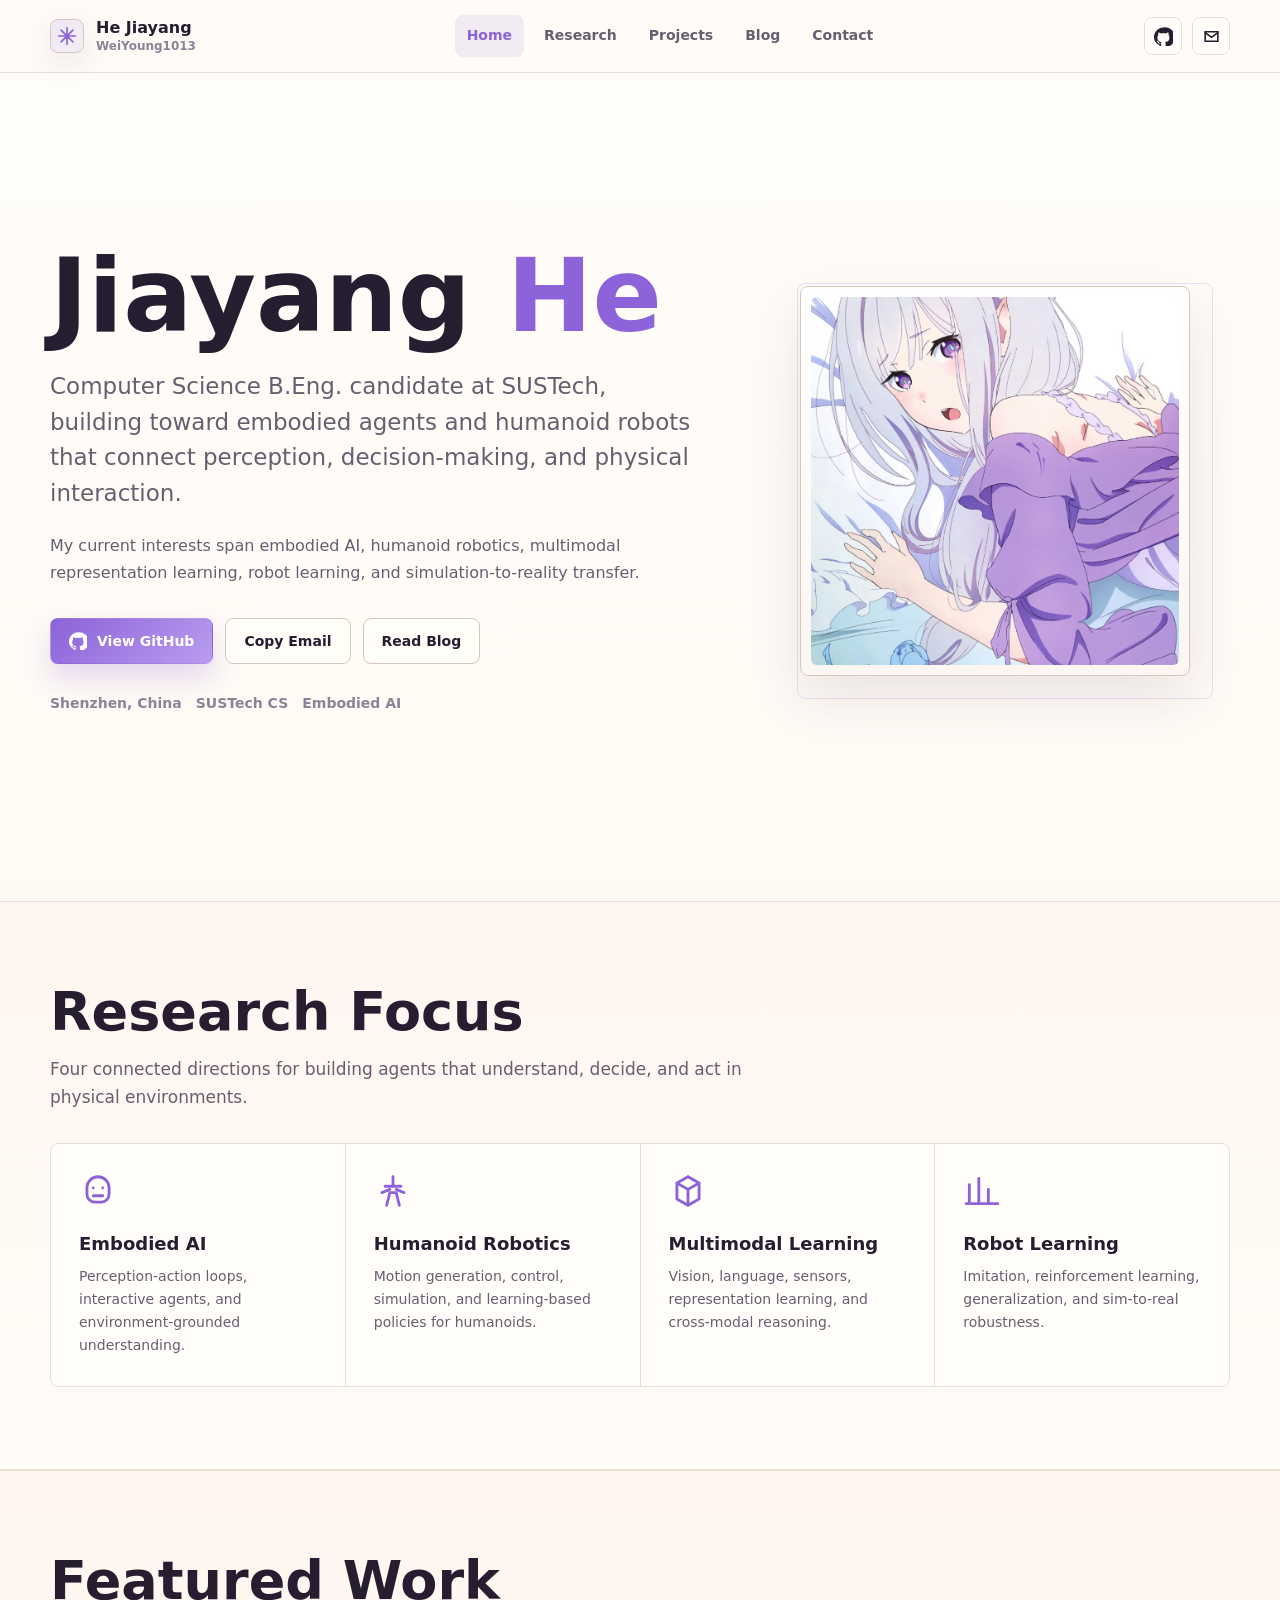
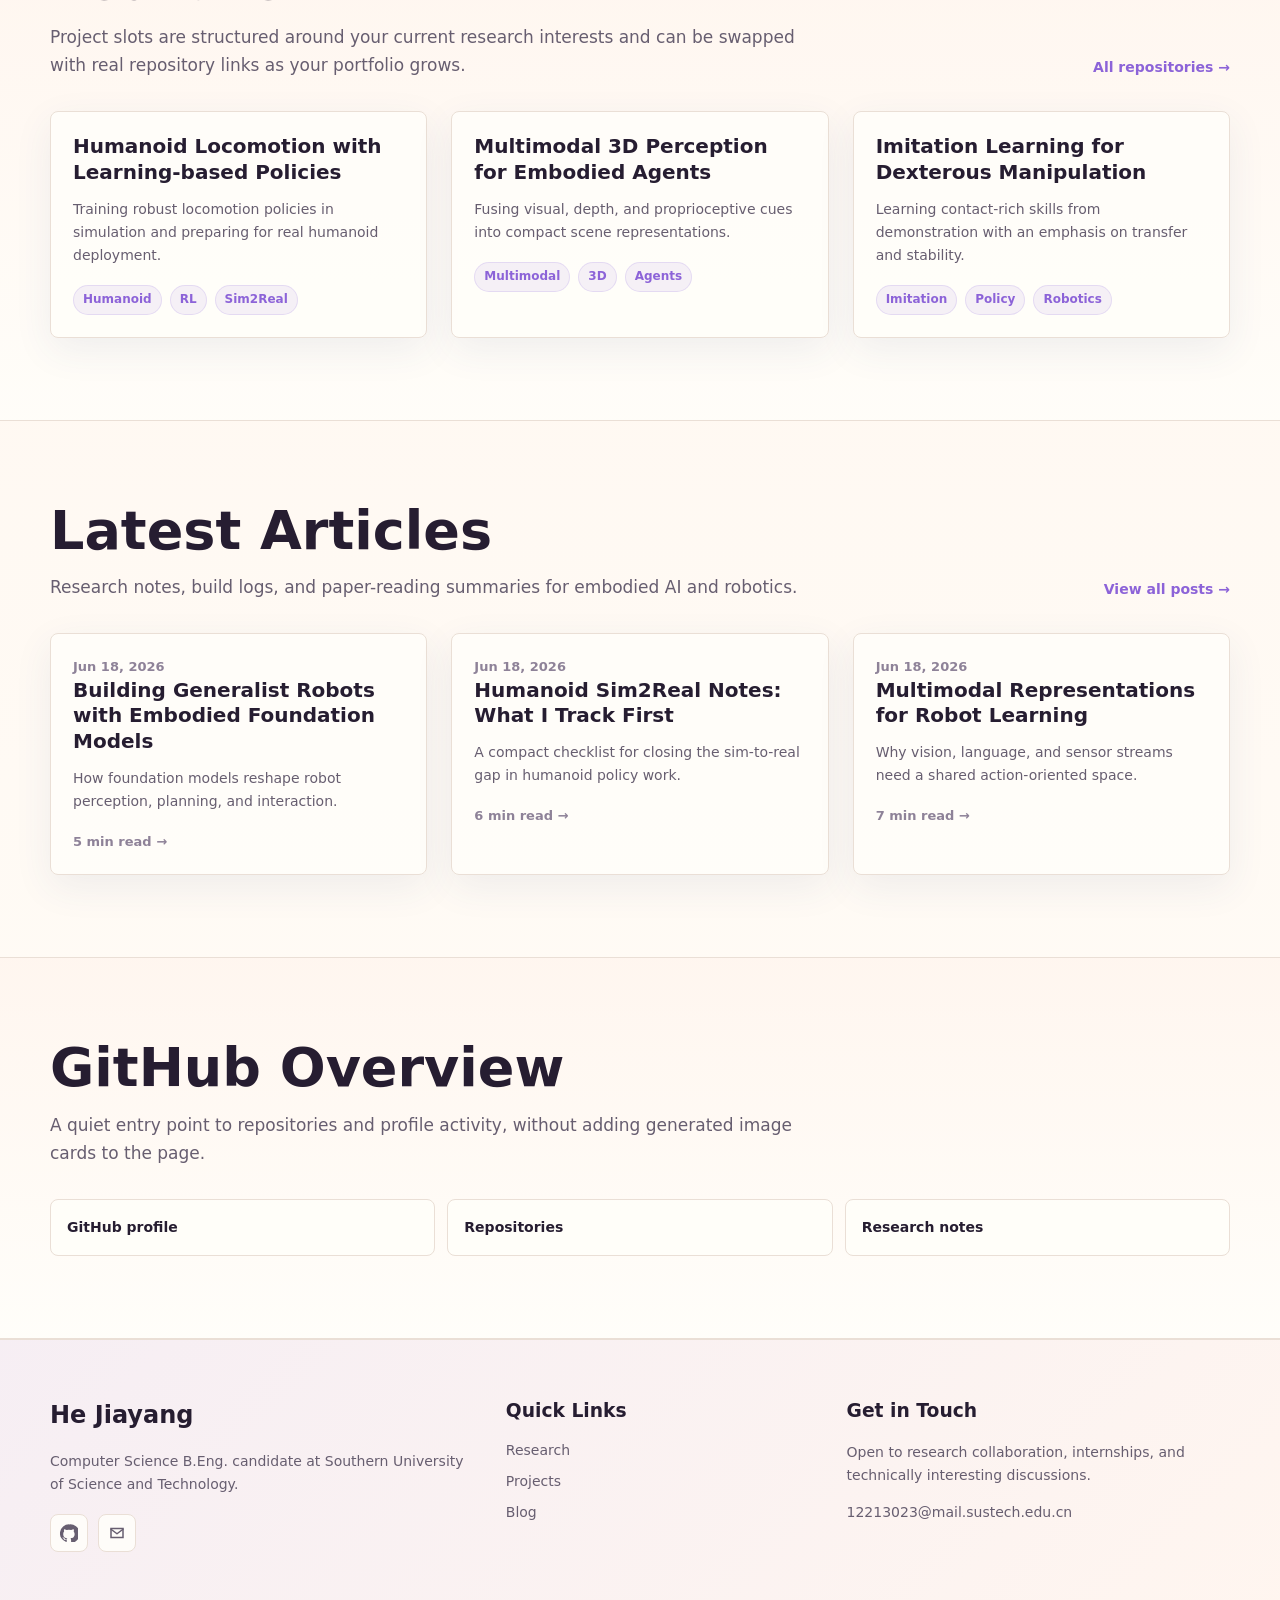
<file: index.html>
<!doctype html>
<html lang="en">
  <head>
    <meta charset="utf-8" />
    <meta name="viewport" content="width=device-width, initial-scale=1" />
    <meta
      name="description"
      content="He Jiayang, WeiYoung1013. Computer Science B.Eng. candidate at SUSTech focused on embodied AI, humanoid robotics, multimodal learning, and robot learning."
    />
    <title>He Jiayang | WeiYoung1013</title>
    <link rel="stylesheet" href="assets/site.css" />
  </head>
  <body>
    <div class="page">
      <header class="site-header">
        <nav class="nav" aria-label="Primary navigation">
          <a class="brand" href="index.html" aria-label="He Jiayang home">
            <span class="brand-mark" aria-hidden="true">
              <svg width="20" height="20" viewBox="0 0 24 24" fill="none">
                <path d="M12 2v20M2 12h20M4.9 4.9l14.2 14.2M19.1 4.9 4.9 19.1" stroke="currentColor" stroke-width="2" stroke-linecap="round" />
              </svg>
            </span>
            <span>He Jiayang<small>WeiYoung1013</small></span>
          </a>
          <div class="nav-links">
            <a href="index.html" aria-current="page">Home</a>
            <a href="#research">Research</a>
            <a href="#projects">Projects</a>
            <a href="blog.html">Blog</a>
            <a href="#contact">Contact</a>
          </div>
          <div class="nav-actions">
            <a class="icon-link" href="https://github.com/WeiYoung1013" aria-label="GitHub profile">
              <svg width="19" height="19" viewBox="0 0 24 24" fill="currentColor">
                <path d="M12 .5A12 12 0 0 0 8.2 23.9c.6.1.8-.3.8-.6v-2c-3.3.7-4-1.4-4-1.4-.5-1.3-1.3-1.7-1.3-1.7-1-.7.1-.7.1-.7 1.2.1 1.8 1.2 1.8 1.2 1 .1.6 2.8 3.4 2 .1-.7.4-1.2.7-1.5-2.6-.3-5.4-1.3-5.4-5.9 0-1.3.5-2.4 1.2-3.2-.1-.3-.5-1.6.1-3.2 0 0 1-.3 3.3 1.2a11.4 11.4 0 0 1 6 0C17.2 6.6 18.2 7 18.2 7c.6 1.6.2 2.9.1 3.2.8.8 1.2 1.9 1.2 3.2 0 4.6-2.8 5.6-5.5 5.9.4.4.8 1.1.8 2.2v3.2c0 .3.2.7.8.6A12 12 0 0 0 12 .5Z" />
              </svg>
            </a>
            <a class="icon-link" href="mailto:12213023@mail.sustech.edu.cn" aria-label="Email He Jiayang">
              <svg width="19" height="19" viewBox="0 0 24 24" fill="none">
                <path d="M4 6h16v12H4z" stroke="currentColor" stroke-width="2" />
                <path d="m4 7 8 6 8-6" stroke="currentColor" stroke-width="2" stroke-linecap="round" stroke-linejoin="round" />
              </svg>
            </a>
          </div>
        </nav>
      </header>

      <main>
        <section class="hero">
          <div class="container hero-grid">
            <div>
              <h1>Jiayang <span>He</span></h1>
              <p class="hero-lede">Computer Science B.Eng. candidate at SUSTech, building toward embodied agents and humanoid robots that connect perception, decision-making, and physical interaction.</p>
              <p class="hero-copy">My current interests span embodied AI, humanoid robotics, multimodal representation learning, robot learning, and simulation-to-reality transfer.</p>
              <div class="hero-actions">
                <a class="button primary" href="https://github.com/WeiYoung1013">
                  <svg width="18" height="18" viewBox="0 0 24 24" fill="currentColor" aria-hidden="true">
                    <path d="M12 .5A12 12 0 0 0 8.2 23.9c.6.1.8-.3.8-.6v-2c-3.3.7-4-1.4-4-1.4-.5-1.3-1.3-1.7-1.3-1.7-1-.7.1-.7.1-.7 1.2.1 1.8 1.2 1.8 1.2 1 .1.6 2.8 3.4 2 .1-.7.4-1.2.7-1.5-2.6-.3-5.4-1.3-5.4-5.9 0-1.3.5-2.4 1.2-3.2-.1-.3-.5-1.6.1-3.2 0 0 1-.3 3.3 1.2a11.4 11.4 0 0 1 6 0C17.2 6.6 18.2 7 18.2 7c.6 1.6.2 2.9.1 3.2.8.8 1.2 1.9 1.2 3.2 0 4.6-2.8 5.6-5.5 5.9.4.4.8 1.1.8 2.2v3.2c0 .3.2.7.8.6A12 12 0 0 0 12 .5Z" />
                  </svg>
                  View GitHub
                </a>
                <button class="button secondary" type="button" data-copy-email="12213023@mail.sustech.edu.cn">Copy Email</button>
                <a class="button secondary" href="blog.html">Read Blog</a>
              </div>
              <div class="meta-row" aria-label="Profile highlights">
                <span>Shenzhen, China</span>
                <span>SUSTech CS</span>
                <span>Embodied AI</span>
              </div>
            </div>
            <div class="wallpaper-stage" data-wallpaper-stage>
              <figure class="wallpaper-frame">
                <img src="1181097352/preview.jpg" alt="Wallpaper scene preview used as a personal visual accent" />
              </figure>
            </div>
          </div>
        </section>

        <section class="section band" id="research">
          <div class="container">
            <div class="section-head">
              <div class="section-title">
                <h2>Research Focus</h2>
                <p>Four connected directions for building agents that understand, decide, and act in physical environments.</p>
              </div>
            </div>
            <div class="focus-grid">
              <article class="focus-item">
                <svg width="38" height="38" viewBox="0 0 24 24" fill="none">
                  <path d="M12 3a7 7 0 0 0-7 7v4a5 5 0 0 0 5 5h4a5 5 0 0 0 5-5v-4a7 7 0 0 0-7-7Z" stroke="currentColor" stroke-width="1.8" />
                  <path d="M9 10h.01M15 10h.01M9 15h6" stroke="currentColor" stroke-width="1.8" stroke-linecap="round" />
                </svg>
                <h3>Embodied AI</h3>
                <p>Perception-action loops, interactive agents, and environment-grounded understanding.</p>
              </article>
              <article class="focus-item">
                <svg width="38" height="38" viewBox="0 0 24 24" fill="none">
                  <path d="M12 3v6M8 21l2-8h4l2 8M7 9h10M5 13l5-2M19 13l-5-2" stroke="currentColor" stroke-width="1.8" stroke-linecap="round" stroke-linejoin="round" />
                </svg>
                <h3>Humanoid Robotics</h3>
                <p>Motion generation, control, simulation, and learning-based policies for humanoids.</p>
              </article>
              <article class="focus-item">
                <svg width="38" height="38" viewBox="0 0 24 24" fill="none">
                  <path d="M12 3 5 7v10l7 4 7-4V7l-7-4Z" stroke="currentColor" stroke-width="1.8" />
                  <path d="M5 7l7 4 7-4M12 11v10" stroke="currentColor" stroke-width="1.8" />
                </svg>
                <h3>Multimodal Learning</h3>
                <p>Vision, language, sensors, representation learning, and cross-modal reasoning.</p>
              </article>
              <article class="focus-item">
                <svg width="38" height="38" viewBox="0 0 24 24" fill="none">
                  <path d="M4 20V8M10 20V4M16 20v-9M22 20H2" stroke="currentColor" stroke-width="1.8" stroke-linecap="round" />
                </svg>
                <h3>Robot Learning</h3>
                <p>Imitation, reinforcement learning, generalization, and sim-to-real robustness.</p>
              </article>
            </div>
          </div>
        </section>

        <section class="section band" id="projects">
          <div class="container">
            <div class="section-head">
              <div class="section-title">
                <h2>Featured Work</h2>
                <p>Project slots are structured around your current research interests and can be swapped with real repository links as your portfolio grows.</p>
              </div>
              <a class="text-link" href="https://github.com/WeiYoung1013">All repositories →</a>
            </div>
            <div class="cards">
              <article class="card">
                <div class="card-body">
                  <h3>Humanoid Locomotion with Learning-based Policies</h3>
                  <p>Training robust locomotion policies in simulation and preparing for real humanoid deployment.</p>
                  <div class="tags"><span class="tag">Humanoid</span><span class="tag">RL</span><span class="tag">Sim2Real</span></div>
                </div>
              </article>
              <article class="card">
                <div class="card-body">
                  <h3>Multimodal 3D Perception for Embodied Agents</h3>
                  <p>Fusing visual, depth, and proprioceptive cues into compact scene representations.</p>
                  <div class="tags"><span class="tag">Multimodal</span><span class="tag">3D</span><span class="tag">Agents</span></div>
                </div>
              </article>
              <article class="card">
                <div class="card-body">
                  <h3>Imitation Learning for Dexterous Manipulation</h3>
                  <p>Learning contact-rich skills from demonstration with an emphasis on transfer and stability.</p>
                  <div class="tags"><span class="tag">Imitation</span><span class="tag">Policy</span><span class="tag">Robotics</span></div>
                </div>
              </article>
            </div>
          </div>
        </section>

        <section class="section" id="blog">
          <div class="container">
            <div class="section-head">
              <div class="section-title">
                <h2>Latest Articles</h2>
                <p>Research notes, build logs, and paper-reading summaries for embodied AI and robotics.</p>
              </div>
              <a class="text-link" href="blog.html">View all posts →</a>
            </div>
            <div class="cards">
              <article class="card article-card">
                <div class="card-body">
                  <div class="article-top">
                    <div>
                      <div class="date">Jun 18, 2026</div>
                      <h3><a href="posts/embodied-ai-generalist-robots.html">Building Generalist Robots with Embodied Foundation Models</a></h3>
                      <p>How foundation models reshape robot perception, planning, and interaction.</p>
                    </div>
                  </div>
                  <div class="read-meta">5 min read →</div>
                </div>
              </article>
              <article class="card article-card">
                <div class="card-body">
                  <div class="article-top">
                    <div>
                      <div class="date">Jun 18, 2026</div>
                      <h3><a href="posts/humanoid-sim2real-notes.html">Humanoid Sim2Real Notes: What I Track First</a></h3>
                      <p>A compact checklist for closing the sim-to-real gap in humanoid policy work.</p>
                    </div>
                  </div>
                  <div class="read-meta">6 min read →</div>
                </div>
              </article>
              <article class="card article-card">
                <div class="card-body">
                  <div class="article-top">
                    <div>
                      <div class="date">Jun 18, 2026</div>
                      <h3><a href="posts/multimodal-robot-learning.html">Multimodal Representations for Robot Learning</a></h3>
                      <p>Why vision, language, and sensor streams need a shared action-oriented space.</p>
                    </div>
                  </div>
                  <div class="read-meta">7 min read →</div>
                </div>
              </article>
            </div>
          </div>
        </section>

        <section class="section band" id="github">
          <div class="container">
            <div class="section-head">
              <div class="section-title">
                <h2>GitHub Overview</h2>
                <p>A quiet entry point to repositories and profile activity, without adding generated image cards to the page.</p>
              </div>
            </div>
            <div class="link-panel">
              <a href="https://github.com/WeiYoung1013">GitHub profile</a>
              <a href="https://github.com/WeiYoung1013?tab=repositories">Repositories</a>
              <a href="blog.html">Research notes</a>
            </div>
          </div>
        </section>
      </main>

      <footer class="footer" id="contact">
        <div class="container footer-grid">
          <div>
            <h2>He Jiayang</h2>
            <p>Computer Science B.Eng. candidate at Southern University of Science and Technology.</p>
            <div class="social-row">
              <a class="icon-link" href="https://github.com/WeiYoung1013" aria-label="GitHub profile">
                <svg width="18" height="18" viewBox="0 0 24 24" fill="currentColor">
                  <path d="M12 .5A12 12 0 0 0 8.2 23.9c.6.1.8-.3.8-.6v-2c-3.3.7-4-1.4-4-1.4-.5-1.3-1.3-1.7-1.3-1.7-1-.7.1-.7.1-.7 1.2.1 1.8 1.2 1.8 1.2 1 .1.6 2.8 3.4 2 .1-.7.4-1.2.7-1.5-2.6-.3-5.4-1.3-5.4-5.9 0-1.3.5-2.4 1.2-3.2-.1-.3-.5-1.6.1-3.2 0 0 1-.3 3.3 1.2a11.4 11.4 0 0 1 6 0C17.2 6.6 18.2 7 18.2 7c.6 1.6.2 2.9.1 3.2.8.8 1.2 1.9 1.2 3.2 0 4.6-2.8 5.6-5.5 5.9.4.4.8 1.1.8 2.2v3.2c0 .3.2.7.8.6A12 12 0 0 0 12 .5Z" />
                </svg>
              </a>
              <a class="icon-link" href="mailto:12213023@mail.sustech.edu.cn" aria-label="Email He Jiayang">
                <svg width="18" height="18" viewBox="0 0 24 24" fill="none">
                  <path d="M4 6h16v12H4z" stroke="currentColor" stroke-width="2" />
                  <path d="m4 7 8 6 8-6" stroke="currentColor" stroke-width="2" stroke-linecap="round" stroke-linejoin="round" />
                </svg>
              </a>
            </div>
          </div>
          <div>
            <h3>Quick Links</h3>
            <div class="footer-links">
              <a href="#research">Research</a>
              <a href="#projects">Projects</a>
              <a href="blog.html">Blog</a>
            </div>
          </div>
          <div>
            <h3>Get in Touch</h3>
            <p>Open to research collaboration, internships, and technically interesting discussions.</p>
            <p><a href="mailto:12213023@mail.sustech.edu.cn">12213023@mail.sustech.edu.cn</a></p>
          </div>
        </div>
      </footer>
    </div>
    <script src="assets/site.js"></script>
  </body>
</html>
</file>
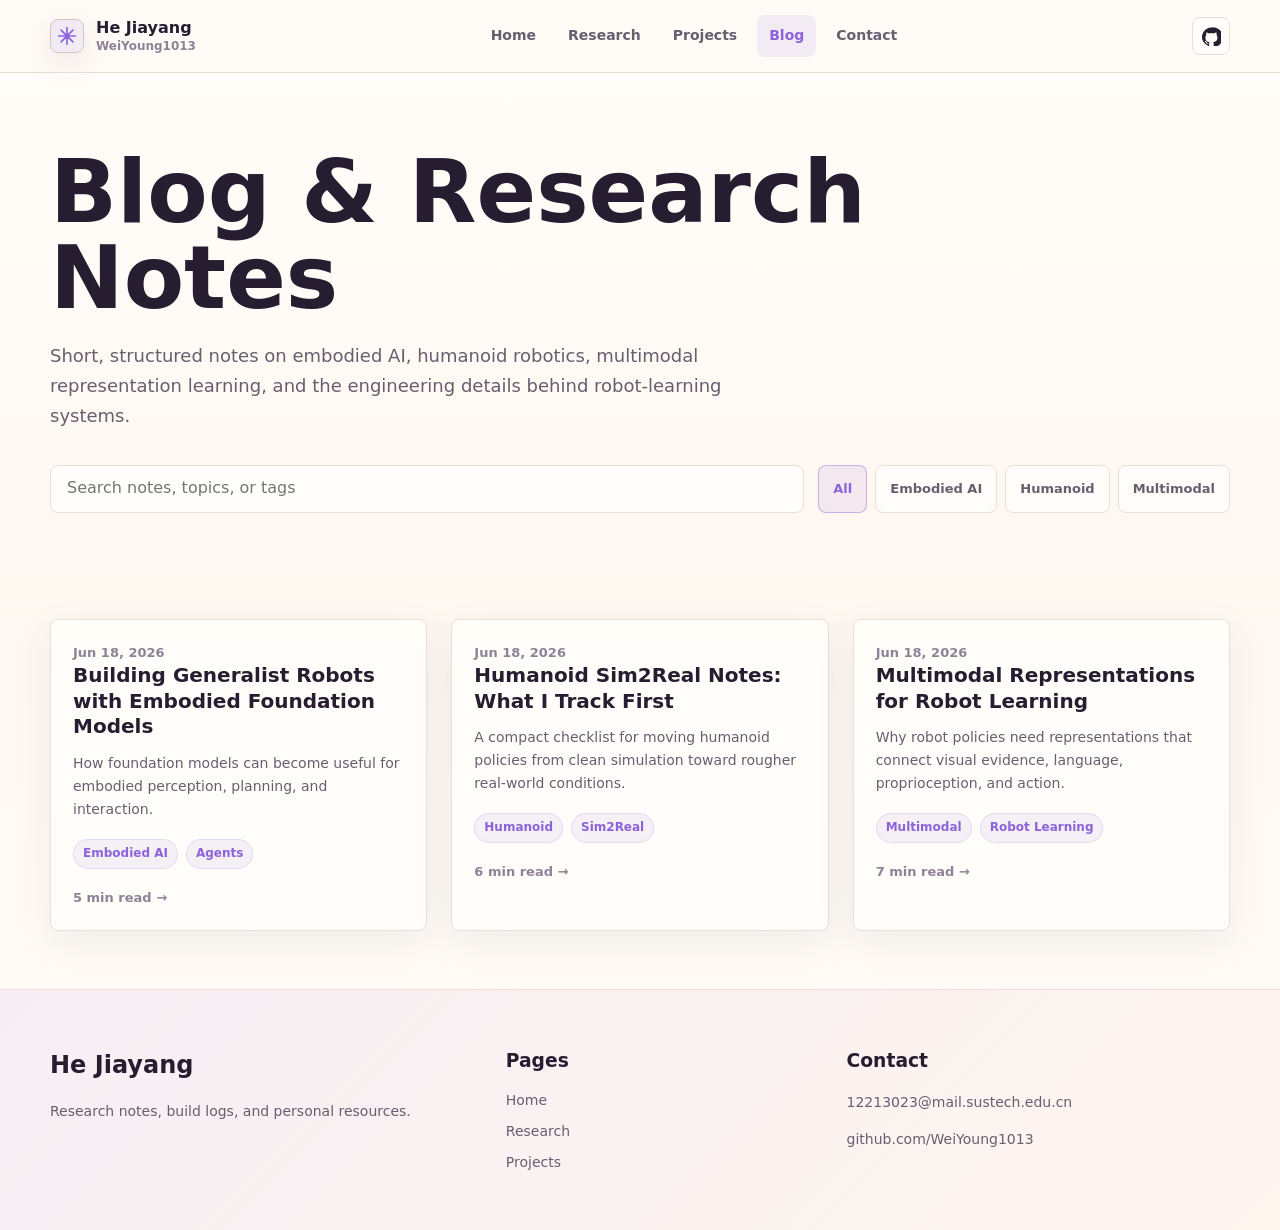
<file: blog.html>
<!doctype html>
<html lang="en">
  <head>
    <meta charset="utf-8" />
    <meta name="viewport" content="width=device-width, initial-scale=1" />
    <meta name="description" content="Research notes and project logs by He Jiayang on embodied AI, humanoid robotics, multimodal learning, and robot learning." />
    <title>Blog | He Jiayang</title>
    <link rel="stylesheet" href="assets/site.css" />
  </head>
  <body>
    <div class="page">
      <header class="site-header">
        <nav class="nav" aria-label="Primary navigation">
          <a class="brand" href="index.html">
            <span class="brand-mark" aria-hidden="true">
              <svg width="20" height="20" viewBox="0 0 24 24" fill="none">
                <path d="M12 2v20M2 12h20M4.9 4.9l14.2 14.2M19.1 4.9 4.9 19.1" stroke="currentColor" stroke-width="2" stroke-linecap="round" />
              </svg>
            </span>
            <span>He Jiayang<small>WeiYoung1013</small></span>
          </a>
          <div class="nav-links">
            <a href="index.html">Home</a>
            <a href="index.html#research">Research</a>
            <a href="index.html#projects">Projects</a>
            <a href="blog.html" aria-current="page">Blog</a>
            <a href="index.html#contact">Contact</a>
          </div>
          <div class="nav-actions">
            <a class="icon-link" href="https://github.com/WeiYoung1013" aria-label="GitHub profile">
              <svg width="19" height="19" viewBox="0 0 24 24" fill="currentColor">
                <path d="M12 .5A12 12 0 0 0 8.2 23.9c.6.1.8-.3.8-.6v-2c-3.3.7-4-1.4-4-1.4-.5-1.3-1.3-1.7-1.3-1.7-1-.7.1-.7.1-.7 1.2.1 1.8 1.2 1.8 1.2 1 .1.6 2.8 3.4 2 .1-.7.4-1.2.7-1.5-2.6-.3-5.4-1.3-5.4-5.9 0-1.3.5-2.4 1.2-3.2-.1-.3-.5-1.6.1-3.2 0 0 1-.3 3.3 1.2a11.4 11.4 0 0 1 6 0C17.2 6.6 18.2 7 18.2 7c.6 1.6.2 2.9.1 3.2.8.8 1.2 1.9 1.2 3.2 0 4.6-2.8 5.6-5.5 5.9.4.4.8 1.1.8 2.2v3.2c0 .3.2.7.8.6A12 12 0 0 0 12 .5Z" />
              </svg>
            </a>
          </div>
        </nav>
      </header>

      <main>
        <section class="blog-hero">
          <div class="container">
            <h1>Blog & Research Notes</h1>
            <p>Short, structured notes on embodied AI, humanoid robotics, multimodal representation learning, and the engineering details behind robot-learning systems.</p>
            <div class="blog-tools">
              <input class="search" type="search" placeholder="Search notes, topics, or tags" data-blog-search aria-label="Search blog posts" />
              <div class="filters" aria-label="Blog categories">
                <button class="filter is-active" type="button" data-filter="all">All</button>
                <button class="filter" type="button" data-filter="embodied-ai">Embodied AI</button>
                <button class="filter" type="button" data-filter="humanoid">Humanoid</button>
                <button class="filter" type="button" data-filter="multimodal">Multimodal</button>
              </div>
            </div>
          </div>
        </section>

        <section class="section tight">
          <div class="container">
            <div class="post-grid">
              <article class="card article-card" data-post-card data-category="embodied-ai">
                <div class="card-body">
                  <div class="article-top">
                    <div>
                      <div class="date">Jun 18, 2026</div>
                      <h3><a href="posts/embodied-ai-generalist-robots.html">Building Generalist Robots with Embodied Foundation Models</a></h3>
                      <p>How foundation models can become useful for embodied perception, planning, and interaction.</p>
                    </div>
                  </div>
                  <div class="tags"><span class="tag">Embodied AI</span><span class="tag">Agents</span></div>
                  <div class="read-meta">5 min read →</div>
                </div>
              </article>
              <article class="card article-card" data-post-card data-category="humanoid">
                <div class="card-body">
                  <div class="article-top">
                    <div>
                      <div class="date">Jun 18, 2026</div>
                      <h3><a href="posts/humanoid-sim2real-notes.html">Humanoid Sim2Real Notes: What I Track First</a></h3>
                      <p>A compact checklist for moving humanoid policies from clean simulation toward rougher real-world conditions.</p>
                    </div>
                  </div>
                  <div class="tags"><span class="tag">Humanoid</span><span class="tag">Sim2Real</span></div>
                  <div class="read-meta">6 min read →</div>
                </div>
              </article>
              <article class="card article-card" data-post-card data-category="multimodal">
                <div class="card-body">
                  <div class="article-top">
                    <div>
                      <div class="date">Jun 18, 2026</div>
                      <h3><a href="posts/multimodal-robot-learning.html">Multimodal Representations for Robot Learning</a></h3>
                      <p>Why robot policies need representations that connect visual evidence, language, proprioception, and action.</p>
                    </div>
                  </div>
                  <div class="tags"><span class="tag">Multimodal</span><span class="tag">Robot Learning</span></div>
                  <div class="read-meta">7 min read →</div>
                </div>
              </article>
            </div>
            <div class="empty-state" data-empty-state>No posts match this filter.</div>
          </div>
        </section>
      </main>

      <footer class="footer">
        <div class="container footer-grid">
          <div>
            <h2>He Jiayang</h2>
            <p>Research notes, build logs, and personal resources.</p>
          </div>
          <div>
            <h3>Pages</h3>
            <div class="footer-links">
              <a href="index.html">Home</a>
              <a href="index.html#research">Research</a>
              <a href="index.html#projects">Projects</a>
            </div>
          </div>
          <div>
            <h3>Contact</h3>
            <p><a href="mailto:12213023@mail.sustech.edu.cn">12213023@mail.sustech.edu.cn</a></p>
            <p><a href="https://github.com/WeiYoung1013">github.com/WeiYoung1013</a></p>
          </div>
        </div>
      </footer>
    </div>
    <script src="assets/site.js"></script>
  </body>
</html>
</file>
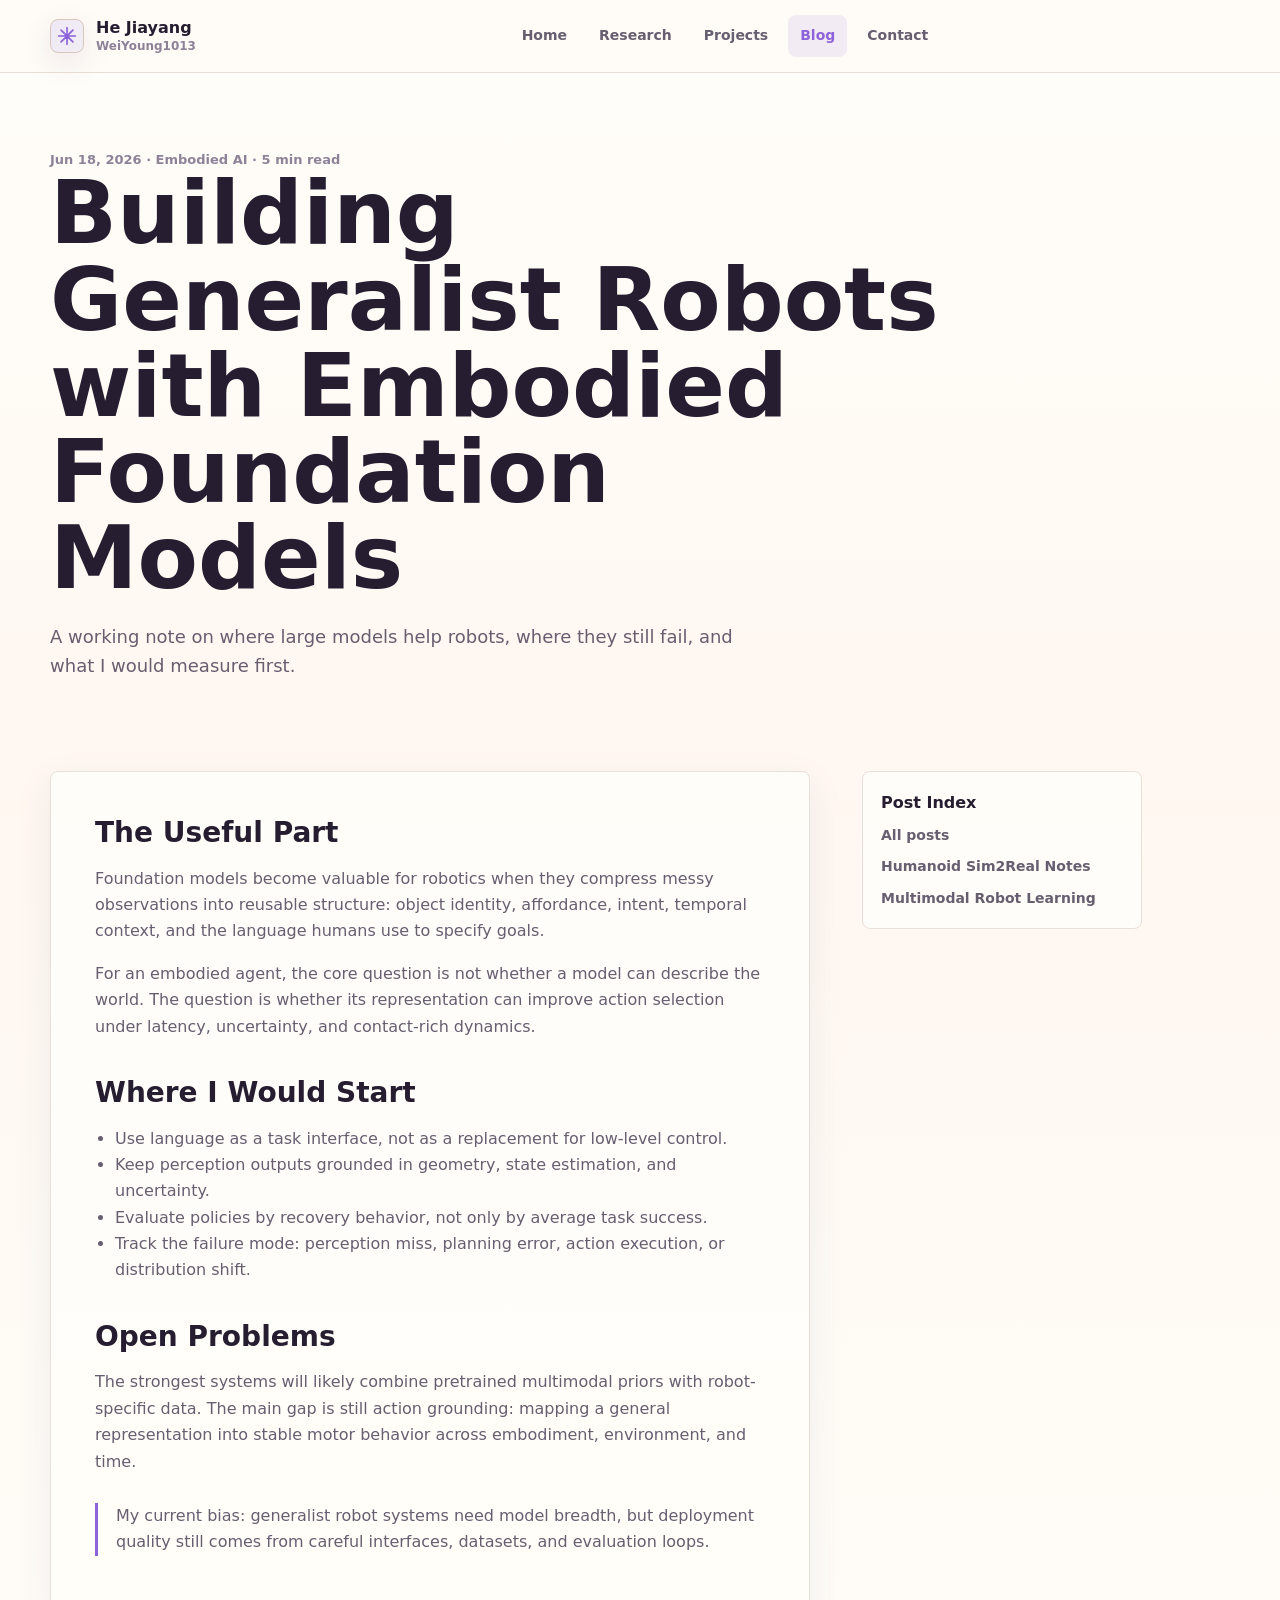
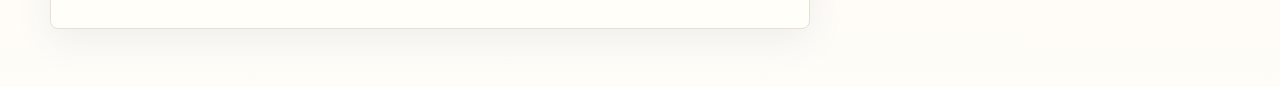
<file: posts/embodied-ai-generalist-robots.html>
<!doctype html>
<html lang="en">
  <head>
    <meta charset="utf-8" />
    <meta name="viewport" content="width=device-width, initial-scale=1" />
    <meta name="description" content="Notes on building generalist robots with embodied foundation models." />
    <title>Building Generalist Robots with Embodied Foundation Models | He Jiayang</title>
    <link rel="stylesheet" href="../assets/site.css" />
  </head>
  <body>
    <div class="page">
      <header class="site-header">
        <nav class="nav" aria-label="Primary navigation">
          <a class="brand" href="../index.html">
            <span class="brand-mark" aria-hidden="true">
              <svg width="20" height="20" viewBox="0 0 24 24" fill="none">
                <path d="M12 2v20M2 12h20M4.9 4.9l14.2 14.2M19.1 4.9 4.9 19.1" stroke="currentColor" stroke-width="2" stroke-linecap="round" />
              </svg>
            </span>
            <span>He Jiayang<small>WeiYoung1013</small></span>
          </a>
          <div class="nav-links">
            <a href="../index.html">Home</a>
            <a href="../index.html#research">Research</a>
            <a href="../index.html#projects">Projects</a>
            <a href="../blog.html" aria-current="page">Blog</a>
            <a href="../index.html#contact">Contact</a>
          </div>
        </nav>
      </header>
      <main>
        <section class="post-hero">
          <div class="container">
            <div class="date">Jun 18, 2026 · Embodied AI · 5 min read</div>
            <h1>Building Generalist Robots with Embodied Foundation Models</h1>
            <p>A working note on where large models help robots, where they still fail, and what I would measure first.</p>
          </div>
        </section>
        <section class="section tight">
          <div class="container post-shell">
            <article class="prose">
              <h2>The Useful Part</h2>
              <p>Foundation models become valuable for robotics when they compress messy observations into reusable structure: object identity, affordance, intent, temporal context, and the language humans use to specify goals.</p>
              <p>For an embodied agent, the core question is not whether a model can describe the world. The question is whether its representation can improve action selection under latency, uncertainty, and contact-rich dynamics.</p>
              <h2>Where I Would Start</h2>
              <ul>
                <li>Use language as a task interface, not as a replacement for low-level control.</li>
                <li>Keep perception outputs grounded in geometry, state estimation, and uncertainty.</li>
                <li>Evaluate policies by recovery behavior, not only by average task success.</li>
                <li>Track the failure mode: perception miss, planning error, action execution, or distribution shift.</li>
              </ul>
              <h2>Open Problems</h2>
              <p>The strongest systems will likely combine pretrained multimodal priors with robot-specific data. The main gap is still action grounding: mapping a general representation into stable motor behavior across embodiment, environment, and time.</p>
              <blockquote>My current bias: generalist robot systems need model breadth, but deployment quality still comes from careful interfaces, datasets, and evaluation loops.</blockquote>
            </article>
            <aside class="post-aside">
              <strong>Post Index</strong>
              <a href="../blog.html">All posts</a>
              <a href="humanoid-sim2real-notes.html">Humanoid Sim2Real Notes</a>
              <a href="multimodal-robot-learning.html">Multimodal Robot Learning</a>
            </aside>
          </div>
        </section>
      </main>
    </div>
    <script src="../assets/site.js"></script>
  </body>
</html>
</file>
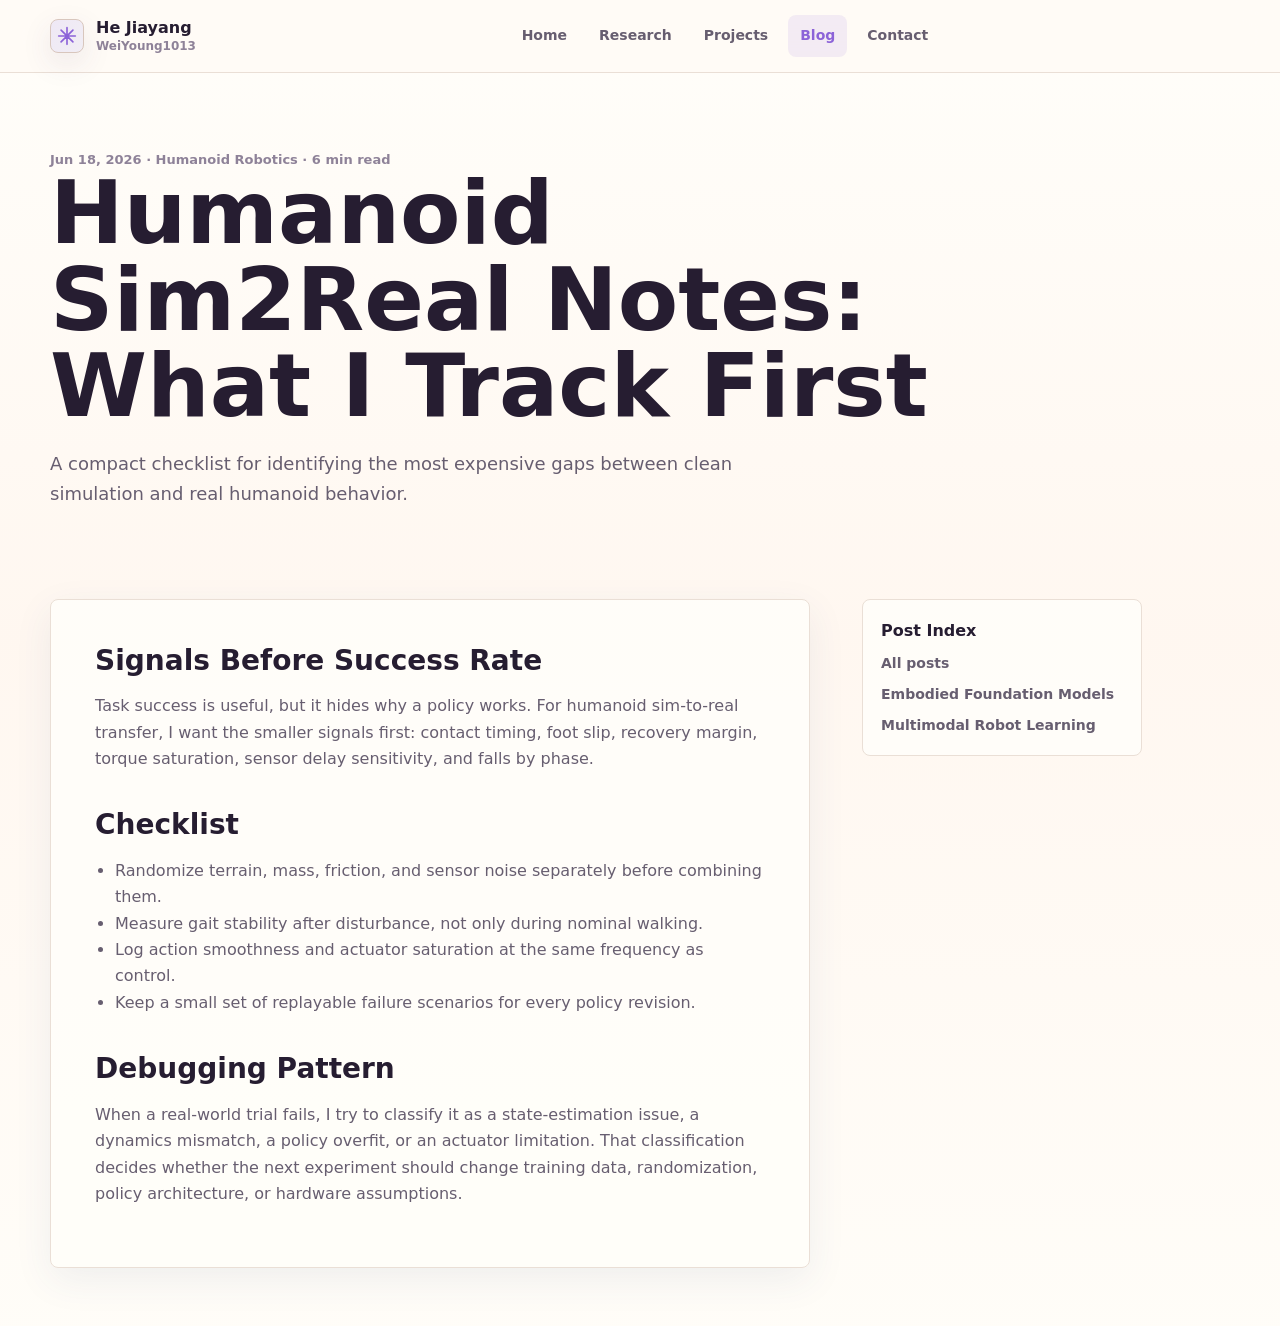
<file: posts/humanoid-sim2real-notes.html>
<!doctype html>
<html lang="en">
  <head>
    <meta charset="utf-8" />
    <meta name="viewport" content="width=device-width, initial-scale=1" />
    <meta name="description" content="Humanoid sim-to-real notes and evaluation checklist." />
    <title>Humanoid Sim2Real Notes | He Jiayang</title>
    <link rel="stylesheet" href="../assets/site.css" />
  </head>
  <body>
    <div class="page">
      <header class="site-header">
        <nav class="nav" aria-label="Primary navigation">
          <a class="brand" href="../index.html">
            <span class="brand-mark" aria-hidden="true">
              <svg width="20" height="20" viewBox="0 0 24 24" fill="none">
                <path d="M12 2v20M2 12h20M4.9 4.9l14.2 14.2M19.1 4.9 4.9 19.1" stroke="currentColor" stroke-width="2" stroke-linecap="round" />
              </svg>
            </span>
            <span>He Jiayang<small>WeiYoung1013</small></span>
          </a>
          <div class="nav-links">
            <a href="../index.html">Home</a>
            <a href="../index.html#research">Research</a>
            <a href="../index.html#projects">Projects</a>
            <a href="../blog.html" aria-current="page">Blog</a>
            <a href="../index.html#contact">Contact</a>
          </div>
        </nav>
      </header>
      <main>
        <section class="post-hero">
          <div class="container">
            <div class="date">Jun 18, 2026 · Humanoid Robotics · 6 min read</div>
            <h1>Humanoid Sim2Real Notes: What I Track First</h1>
            <p>A compact checklist for identifying the most expensive gaps between clean simulation and real humanoid behavior.</p>
          </div>
        </section>
        <section class="section tight">
          <div class="container post-shell">
            <article class="prose">
              <h2>Signals Before Success Rate</h2>
              <p>Task success is useful, but it hides why a policy works. For humanoid sim-to-real transfer, I want the smaller signals first: contact timing, foot slip, recovery margin, torque saturation, sensor delay sensitivity, and falls by phase.</p>
              <h2>Checklist</h2>
              <ul>
                <li>Randomize terrain, mass, friction, and sensor noise separately before combining them.</li>
                <li>Measure gait stability after disturbance, not only during nominal walking.</li>
                <li>Log action smoothness and actuator saturation at the same frequency as control.</li>
                <li>Keep a small set of replayable failure scenarios for every policy revision.</li>
              </ul>
              <h2>Debugging Pattern</h2>
              <p>When a real-world trial fails, I try to classify it as a state-estimation issue, a dynamics mismatch, a policy overfit, or an actuator limitation. That classification decides whether the next experiment should change training data, randomization, policy architecture, or hardware assumptions.</p>
            </article>
            <aside class="post-aside">
              <strong>Post Index</strong>
              <a href="../blog.html">All posts</a>
              <a href="embodied-ai-generalist-robots.html">Embodied Foundation Models</a>
              <a href="multimodal-robot-learning.html">Multimodal Robot Learning</a>
            </aside>
          </div>
        </section>
      </main>
    </div>
    <script src="../assets/site.js"></script>
  </body>
</html>
</file>
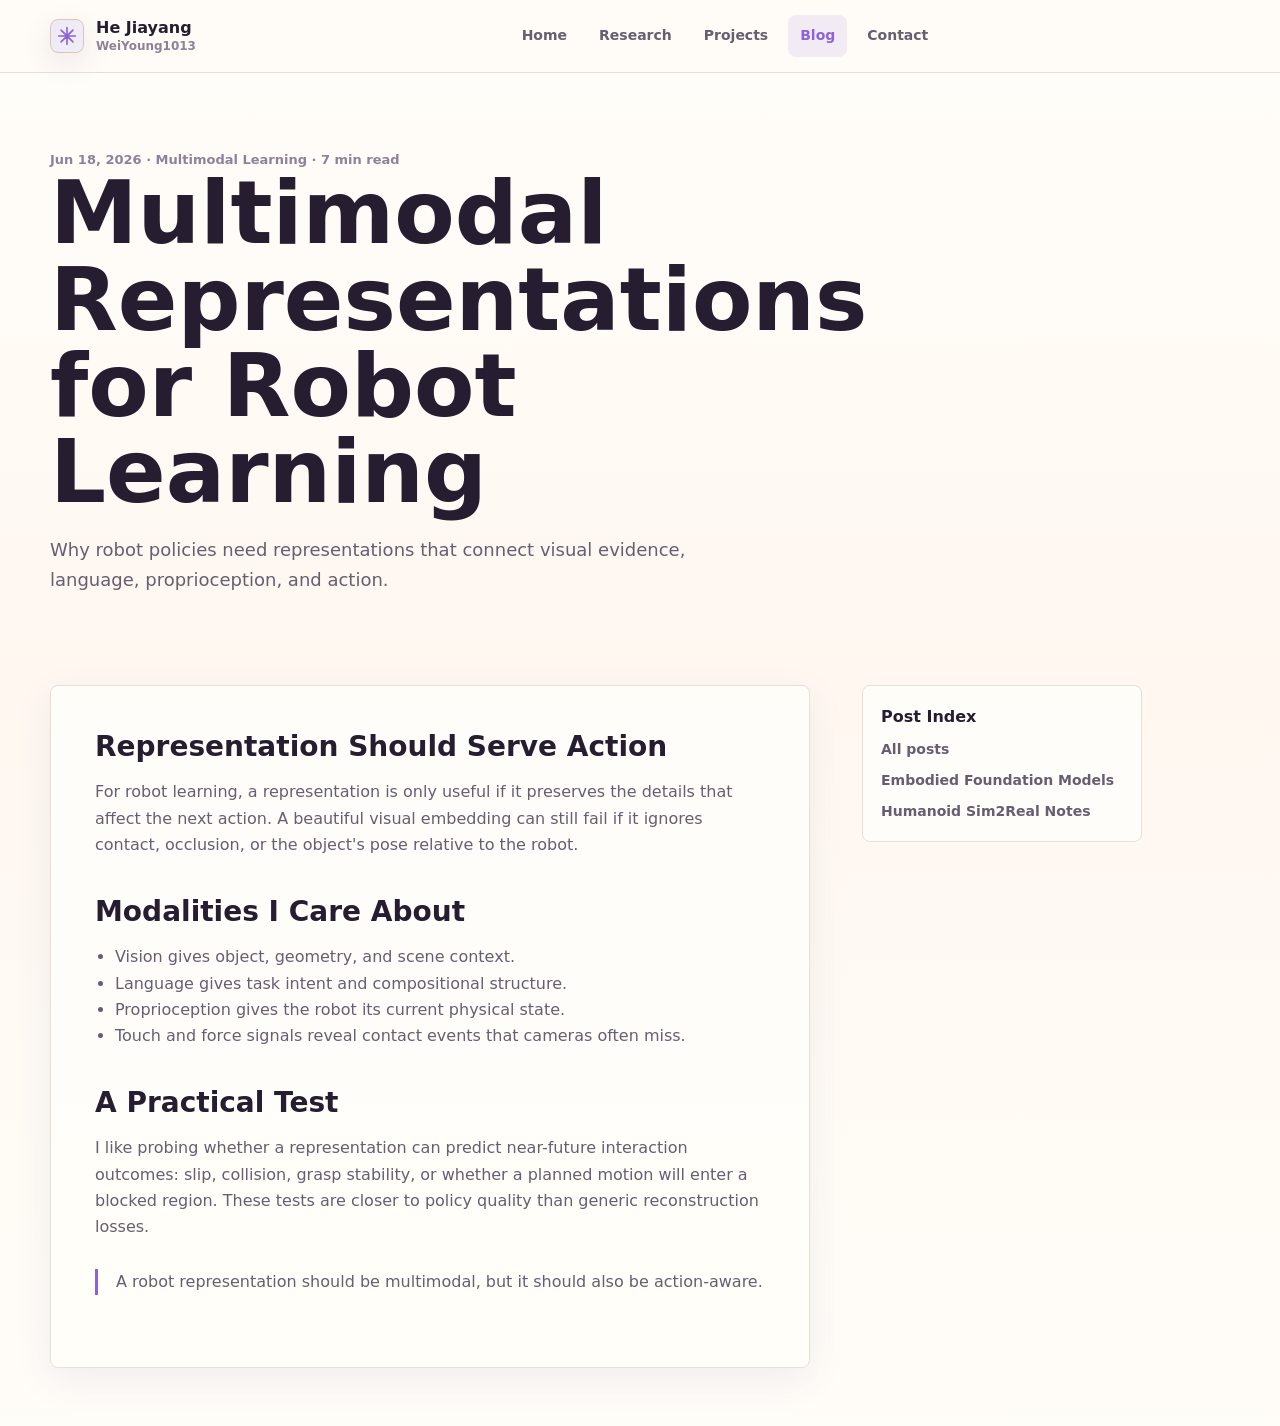
<file: posts/multimodal-robot-learning.html>
<!doctype html>
<html lang="en">
  <head>
    <meta charset="utf-8" />
    <meta name="viewport" content="width=device-width, initial-scale=1" />
    <meta name="description" content="Notes on multimodal representations for robot learning." />
    <title>Multimodal Representations for Robot Learning | He Jiayang</title>
    <link rel="stylesheet" href="../assets/site.css" />
  </head>
  <body>
    <div class="page">
      <header class="site-header">
        <nav class="nav" aria-label="Primary navigation">
          <a class="brand" href="../index.html">
            <span class="brand-mark" aria-hidden="true">
              <svg width="20" height="20" viewBox="0 0 24 24" fill="none">
                <path d="M12 2v20M2 12h20M4.9 4.9l14.2 14.2M19.1 4.9 4.9 19.1" stroke="currentColor" stroke-width="2" stroke-linecap="round" />
              </svg>
            </span>
            <span>He Jiayang<small>WeiYoung1013</small></span>
          </a>
          <div class="nav-links">
            <a href="../index.html">Home</a>
            <a href="../index.html#research">Research</a>
            <a href="../index.html#projects">Projects</a>
            <a href="../blog.html" aria-current="page">Blog</a>
            <a href="../index.html#contact">Contact</a>
          </div>
        </nav>
      </header>
      <main>
        <section class="post-hero">
          <div class="container">
            <div class="date">Jun 18, 2026 · Multimodal Learning · 7 min read</div>
            <h1>Multimodal Representations for Robot Learning</h1>
            <p>Why robot policies need representations that connect visual evidence, language, proprioception, and action.</p>
          </div>
        </section>
        <section class="section tight">
          <div class="container post-shell">
            <article class="prose">
              <h2>Representation Should Serve Action</h2>
              <p>For robot learning, a representation is only useful if it preserves the details that affect the next action. A beautiful visual embedding can still fail if it ignores contact, occlusion, or the object's pose relative to the robot.</p>
              <h2>Modalities I Care About</h2>
              <ul>
                <li>Vision gives object, geometry, and scene context.</li>
                <li>Language gives task intent and compositional structure.</li>
                <li>Proprioception gives the robot its current physical state.</li>
                <li>Touch and force signals reveal contact events that cameras often miss.</li>
              </ul>
              <h2>A Practical Test</h2>
              <p>I like probing whether a representation can predict near-future interaction outcomes: slip, collision, grasp stability, or whether a planned motion will enter a blocked region. These tests are closer to policy quality than generic reconstruction losses.</p>
              <blockquote>A robot representation should be multimodal, but it should also be action-aware.</blockquote>
            </article>
            <aside class="post-aside">
              <strong>Post Index</strong>
              <a href="../blog.html">All posts</a>
              <a href="embodied-ai-generalist-robots.html">Embodied Foundation Models</a>
              <a href="humanoid-sim2real-notes.html">Humanoid Sim2Real Notes</a>
            </aside>
          </div>
        </section>
      </main>
    </div>
    <script src="../assets/site.js"></script>
  </body>
</html>
</file>
<file: assets/site.css>
:root {
  color-scheme: light;
  --bg: #fffaf6;
  --bg-strong: #fff4ed;
  --surface: rgba(255, 254, 250, 0.9);
  --surface-solid: #fffefa;
  --text: #261d31;
  --muted: #675e70;
  --subtle: #8e8298;
  --line: #eadfd6;
  --line-strong: #d8c6bd;
  --accent: #8c63d8;
  --accent-2: #c9baff;
  --accent-3: #ded7ec;
  --shadow: 0 20px 56px rgba(82, 62, 104, 0.13);
  --soft-shadow: 0 10px 30px rgba(82, 62, 104, 0.1);
  --radius: 8px;
  --max: 1180px;
}

* {
  box-sizing: border-box;
}

html {
  scroll-behavior: smooth;
}

body {
  margin: 0;
  background:
    linear-gradient(180deg, rgba(255, 254, 250, 0.96), rgba(255, 246, 238, 0.72) 48%, rgba(255, 253, 248, 0.92) 100%),
    var(--bg);
  color: var(--text);
  font-family: Inter, ui-sans-serif, system-ui, -apple-system, BlinkMacSystemFont, "Segoe UI", sans-serif;
  font-size: 16px;
  line-height: 1.65;
  min-width: 320px;
}

img,
svg {
  display: block;
}

a {
  color: inherit;
  text-decoration: none;
}

button,
input {
  font: inherit;
}

::selection {
  background: rgba(140, 99, 216, 0.18);
}

.page {
  overflow: hidden;
}

.site-header {
  position: sticky;
  top: 0;
  z-index: 20;
  border-bottom: 1px solid var(--line);
  background: rgba(255, 250, 246, 0.82);
  backdrop-filter: blur(18px);
}

.nav {
  width: min(var(--max), calc(100% - 40px));
  min-height: 72px;
  margin: 0 auto;
  display: flex;
  align-items: center;
  justify-content: space-between;
  gap: 24px;
}

.brand {
  display: inline-flex;
  align-items: center;
  gap: 12px;
  font-weight: 800;
  line-height: 1.1;
  white-space: nowrap;
}

.brand-mark {
  width: 34px;
  height: 34px;
  border: 1px solid var(--line-strong);
  border-radius: var(--radius);
  background:
    linear-gradient(135deg, rgba(140, 99, 216, 0.14), rgba(222, 215, 236, 0.42)),
    var(--surface-solid);
  color: var(--accent);
  display: grid;
  place-items: center;
  box-shadow: var(--soft-shadow);
}

.brand small {
  display: block;
  margin-top: 3px;
  color: var(--subtle);
  font-size: 12px;
  font-weight: 600;
}

.nav-links {
  display: flex;
  align-items: center;
  justify-content: center;
  gap: 8px;
  flex: 1;
}

.nav-links a {
  border-radius: var(--radius);
  color: var(--muted);
  font-size: 14px;
  font-weight: 700;
  padding: 9px 12px;
  transition: background 160ms ease, color 160ms ease;
}

.nav-links a:hover,
.nav-links a[aria-current="page"] {
  background: rgba(140, 99, 216, 0.1);
  color: var(--accent);
}

.nav-actions {
  display: flex;
  align-items: center;
  gap: 10px;
}

.icon-link {
  width: 38px;
  height: 38px;
  border: 1px solid var(--line);
  border-radius: var(--radius);
  background: var(--surface);
  color: var(--text);
  display: grid;
  place-items: center;
  cursor: pointer;
  transition: transform 160ms ease, border-color 160ms ease, color 160ms ease;
}

.icon-link:hover {
  transform: translateY(-1px);
  border-color: var(--accent-3);
  color: var(--accent);
}

.section {
  position: relative;
  padding: 82px 0;
}

.section.tight {
  padding: 58px 0;
}

.section.band {
  border-block: 1px solid var(--line);
  background:
    linear-gradient(180deg, rgba(255, 244, 237, 0.7), rgba(255, 254, 250, 0.82));
}

.container {
  width: min(var(--max), calc(100% - 40px));
  margin: 0 auto;
}

.hero {
  min-height: calc(100vh - 72px);
  display: grid;
  align-items: center;
  padding: 58px 0 70px;
}

.hero-grid {
  display: grid;
  grid-template-columns: minmax(0, 1fr) minmax(360px, 470px);
  gap: 56px;
  align-items: center;
}

.hero h1 {
  margin: 0;
  color: var(--text);
  font-size: clamp(54px, 8vw, 104px);
  line-height: 0.96;
  letter-spacing: 0;
}

.hero h1 span {
  color: var(--accent);
}

.hero-lede {
  max-width: 690px;
  margin: 24px 0 0;
  color: var(--muted);
  font-size: clamp(18px, 2.2vw, 23px);
  line-height: 1.55;
}

.hero-copy {
  max-width: 640px;
  margin: 22px 0 0;
  color: var(--muted);
}

.hero-actions,
.post-actions {
  display: flex;
  flex-wrap: wrap;
  gap: 12px;
  margin-top: 32px;
}

.button {
  min-height: 46px;
  border: 1px solid transparent;
  border-radius: var(--radius);
  display: inline-flex;
  align-items: center;
  justify-content: center;
  gap: 10px;
  padding: 0 18px;
  font-size: 14px;
  font-weight: 800;
  transition: transform 160ms ease, box-shadow 160ms ease, border-color 160ms ease, background 160ms ease;
}

.button.primary {
  background: linear-gradient(135deg, var(--accent), #b99df0);
  color: #ffffff;
  box-shadow: 0 14px 28px rgba(140, 99, 216, 0.23);
}

.button.secondary {
  border-color: var(--line-strong);
  background: var(--surface);
  color: var(--text);
}

.button:hover {
  transform: translateY(-2px);
}

.meta-row {
  display: flex;
  flex-wrap: wrap;
  gap: 14px;
  margin-top: 28px;
  color: var(--subtle);
  font-size: 14px;
  font-weight: 700;
}

.meta-row span {
  display: inline-flex;
  align-items: center;
  gap: 8px;
}

.wallpaper-stage {
  position: relative;
  transform-style: preserve-3d;
  perspective: 900px;
}

.wallpaper-frame {
  position: relative;
  border: 1px solid var(--line-strong);
  border-radius: var(--radius);
  background: linear-gradient(180deg, #ffffff, #fbf6f1);
  box-shadow: var(--shadow);
  padding: 10px;
  transform: rotateX(var(--tilt-y, 0deg)) rotateY(var(--tilt-x, 0deg));
  transition: transform 160ms ease;
}

.wallpaper-frame::before {
  content: "";
  position: absolute;
  inset: -14px;
  z-index: -1;
  border: 1px solid rgba(140, 99, 216, 0.2);
  border-radius: var(--radius);
  transform: translate(10px, 10px);
}

.wallpaper-frame img {
  width: 100%;
  aspect-ratio: 1 / 1;
  object-fit: cover;
  border-radius: 6px;
}

.section-head {
  display: flex;
  align-items: end;
  justify-content: space-between;
  gap: 24px;
  margin-bottom: 32px;
}

.section-title {
  max-width: 760px;
}

.section-title h2 {
  margin: 0;
  font-size: clamp(32px, 4.5vw, 54px);
  line-height: 1.05;
  letter-spacing: 0;
}

.section-title p {
  margin: 14px 0 0;
  color: var(--muted);
  font-size: 17px;
}

.text-link {
  color: var(--accent);
  display: inline-flex;
  align-items: center;
  gap: 8px;
  font-size: 14px;
  font-weight: 800;
  white-space: nowrap;
}

.focus-grid {
  display: grid;
  grid-template-columns: repeat(4, minmax(0, 1fr));
  gap: 1px;
  border: 1px solid var(--line);
  border-radius: var(--radius);
  background: var(--line);
  overflow: hidden;
}

.focus-item {
  min-height: 220px;
  background: var(--surface-solid);
  padding: 28px;
}

.focus-item svg {
  color: var(--accent);
  margin-bottom: 22px;
}

.focus-item h3 {
  margin: 0;
  font-size: 18px;
  line-height: 1.3;
}

.focus-item p {
  color: var(--muted);
  margin: 10px 0 0;
  font-size: 14px;
}

.split {
  display: grid;
  grid-template-columns: 0.92fr 1.08fr;
  gap: 44px;
  align-items: center;
}

.cards {
  display: grid;
  grid-template-columns: repeat(3, minmax(0, 1fr));
  gap: 24px;
}

.card {
  border: 1px solid var(--line);
  border-radius: var(--radius);
  background: var(--surface);
  box-shadow: 0 12px 38px rgba(52, 79, 128, 0.08);
  overflow: hidden;
}

.card-body {
  padding: 22px;
}

.card h3 {
  margin: 0;
  font-size: 20px;
  line-height: 1.28;
}

.card p {
  color: var(--muted);
  margin: 12px 0 0;
  font-size: 14px;
}

.tags {
  display: flex;
  flex-wrap: wrap;
  gap: 8px;
  margin-top: 18px;
}

.tag {
  border: 1px solid rgba(140, 99, 216, 0.16);
  border-radius: 999px;
  background: rgba(140, 99, 216, 0.09);
  color: var(--accent);
  font-size: 12px;
  font-weight: 800;
  padding: 4px 9px;
}

.article-card {
  min-height: 100%;
  display: flex;
  flex-direction: column;
}

.article-top {
  display: flex;
  gap: 18px;
  align-items: start;
}

.date {
  color: var(--subtle);
  font-size: 13px;
  font-weight: 800;
}

.read-meta {
  margin-top: auto;
  padding-top: 18px;
  color: var(--subtle);
  font-size: 13px;
  font-weight: 800;
}

.link-panel {
  display: grid;
  grid-template-columns: repeat(3, minmax(0, 1fr));
  gap: 12px;
}

.link-panel a {
  border: 1px solid var(--line);
  border-radius: var(--radius);
  background: var(--surface);
  color: var(--text);
  font-size: 14px;
  font-weight: 800;
  padding: 16px;
  transition: border-color 160ms ease, color 160ms ease;
}

.link-panel a:hover {
  border-color: var(--accent-3);
  color: var(--accent);
}

.footer {
  border-top: 1px solid var(--line);
  background:
    linear-gradient(135deg, rgba(140, 99, 216, 0.08), rgba(255, 244, 237, 0.72)),
    var(--bg);
  padding: 56px 0;
}

.footer-grid {
  display: grid;
  grid-template-columns: 1.1fr 0.8fr 1fr;
  gap: 34px;
}

.footer h2,
.footer h3 {
  margin: 0 0 12px;
}

.footer p,
.footer a {
  color: var(--muted);
  font-size: 14px;
}

.footer-links {
  display: grid;
  gap: 8px;
}

.social-row {
  display: flex;
  gap: 10px;
  margin-top: 18px;
}

.blog-hero {
  padding: 76px 0 48px;
}

.blog-hero h1,
.post-hero h1 {
  margin: 0;
  max-width: 920px;
  font-size: clamp(44px, 7vw, 88px);
  line-height: 0.98;
}

.blog-hero p,
.post-hero p {
  max-width: 720px;
  color: var(--muted);
  font-size: 18px;
  margin: 20px 0 0;
}

.blog-tools {
  display: grid;
  grid-template-columns: minmax(220px, 1fr) auto;
  gap: 14px;
  margin-top: 34px;
}

.search {
  min-height: 48px;
  width: 100%;
  border: 1px solid var(--line);
  border-radius: var(--radius);
  background: var(--surface-solid);
  color: var(--text);
  padding: 0 16px;
  outline: none;
}

.search:focus {
  border-color: var(--accent-3);
  box-shadow: 0 0 0 4px rgba(140, 99, 216, 0.1);
}

.filters {
  display: flex;
  flex-wrap: wrap;
  gap: 8px;
}

.filter {
  min-height: 48px;
  border: 1px solid var(--line);
  border-radius: var(--radius);
  background: var(--surface);
  color: var(--muted);
  cursor: pointer;
  font-size: 13px;
  font-weight: 800;
  padding: 0 14px;
}

.filter.is-active {
  border-color: rgba(140, 99, 216, 0.42);
  background: rgba(140, 99, 216, 0.1);
  color: var(--accent);
}

.post-grid {
  display: grid;
  grid-template-columns: repeat(3, minmax(0, 1fr));
  gap: 24px;
}

.post-hero {
  padding: 76px 0 32px;
}

.post-shell {
  display: grid;
  grid-template-columns: minmax(0, 760px) 280px;
  gap: 52px;
  align-items: start;
}

.prose {
  border: 1px solid var(--line);
  border-radius: var(--radius);
  background: var(--surface);
  box-shadow: 0 12px 38px rgba(52, 79, 128, 0.08);
  padding: clamp(24px, 4vw, 44px);
}

.prose h2 {
  margin: 36px 0 12px;
  font-size: 28px;
  line-height: 1.2;
}

.prose h2:first-child {
  margin-top: 0;
}

.prose p,
.prose li {
  color: var(--muted);
}

.prose ul {
  padding-left: 20px;
}

.prose blockquote {
  margin: 28px 0;
  border-left: 3px solid var(--accent);
  padding-left: 18px;
  color: var(--muted);
}

.prose code {
  border: 1px solid var(--line);
  border-radius: 6px;
  background: rgba(140, 99, 216, 0.08);
  color: var(--accent);
  padding: 2px 5px;
  font-family: ui-monospace, SFMono-Regular, Menlo, Monaco, Consolas, monospace;
  font-size: 0.9em;
}

.post-aside {
  position: sticky;
  top: 102px;
  border: 1px solid var(--line);
  border-radius: var(--radius);
  background: var(--surface);
  padding: 18px;
}

.post-aside a,
.post-aside span {
  display: block;
  color: var(--muted);
  font-size: 14px;
  font-weight: 700;
  margin-top: 8px;
}

.empty-state {
  display: none;
  border: 1px dashed var(--line-strong);
  border-radius: var(--radius);
  color: var(--muted);
  padding: 28px;
  text-align: center;
}

.empty-state.is-visible {
  display: block;
}

@media (max-width: 980px) {
  .nav {
    min-height: auto;
    padding: 14px 0;
    align-items: start;
  }

  .nav-links {
    order: 3;
    flex-basis: 100%;
    justify-content: flex-start;
    overflow-x: auto;
    padding-bottom: 2px;
  }

  .nav {
    flex-wrap: wrap;
  }

  .hero-grid,
  .split,
  .footer-grid,
  .post-shell {
    grid-template-columns: 1fr;
  }

  .hero {
    min-height: 0;
  }

  .focus-grid,
  .cards,
  .post-grid {
    grid-template-columns: repeat(2, minmax(0, 1fr));
  }

  .post-aside {
    position: static;
  }
}

@media (max-width: 680px) {
  .container,
  .nav {
    width: min(var(--max), calc(100% - 28px));
  }

  .section {
    padding: 58px 0;
  }

  .hero {
    padding-top: 36px;
  }

  .hero-grid {
    gap: 34px;
  }

  .hero h1 {
    font-size: clamp(48px, 18vw, 72px);
  }

  .hero-lede,
  .blog-hero p,
  .post-hero p {
    font-size: 16px;
  }

  .section-head,
  .blog-tools {
    align-items: start;
    grid-template-columns: 1fr;
  }

  .section-head {
    flex-direction: column;
  }

  .focus-grid,
  .cards,
  .post-grid,
  .link-panel {
    grid-template-columns: 1fr;
  }

  .article-top {
    flex-direction: column;
  }

  .nav-actions .icon-link {
    display: none;
  }
}

@media (prefers-reduced-motion: reduce) {
  *,
  *::before,
  *::after {
    scroll-behavior: auto !important;
    transition: none !important;
    animation: none !important;
  }
}
</file>
